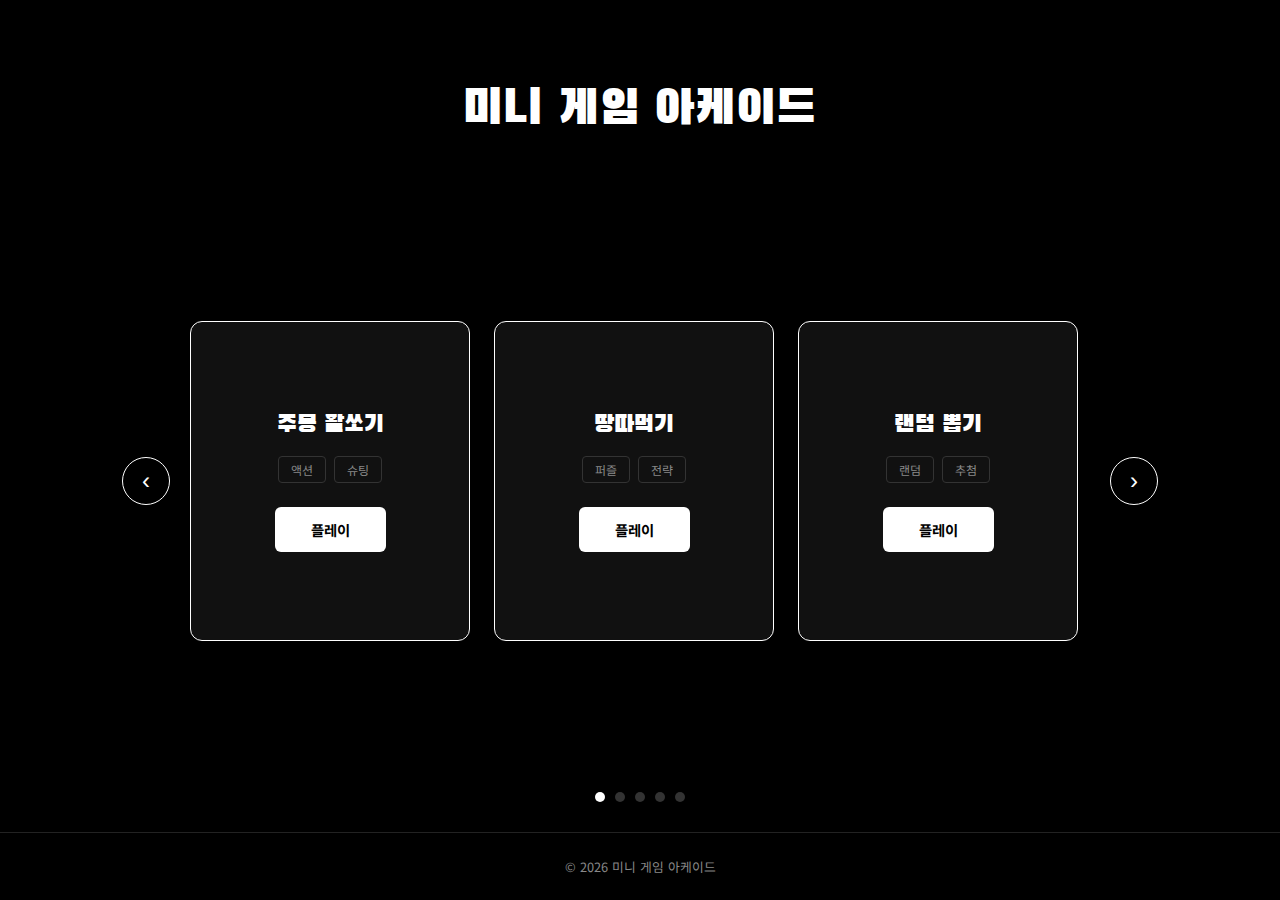
<file: index.html>
<!DOCTYPE html>
<html lang="ko">
<head>
    <meta charset="UTF-8">
    <meta name="viewport" content="width=device-width, initial-scale=1.0">
    <title>미니 게임 아케이드</title>
    <link rel="stylesheet" href="style.css?v=10">
    <link rel="preconnect" href="https://fonts.googleapis.com">
    <link rel="preconnect" href="https://fonts.gstatic.com" crossorigin>
    <link href="https://fonts.googleapis.com/css2?family=Black+Han+Sans&family=Noto+Sans+KR:wght@400;700&display=swap" rel="stylesheet">
</head>
<body>
    <header class="header">
        <h1 class="title">미니 게임 아케이드</h1>
    </header>

    <main class="slider-container">
        <button class="slider-btn prev-btn" onclick="slide(-1)">‹</button>
        
        <div class="slider-wrapper">
            <div class="slider-track">
                <a href="jumong/index.html" class="game-card">
                    <div class="card-content">
                        <h2 class="game-title">주몽 활쏘기</h2>
                        <div class="game-tags">
                            <span class="tag">액션</span>
                            <span class="tag">슈팅</span>
                        </div>
                        <div class="play-button">플레이</div>
                    </div>
                </a>

                <a href="ddang/index.html" class="game-card">
                    <div class="card-content">
                        <h2 class="game-title">땅따먹기</h2>
                        <div class="game-tags">
                            <span class="tag">퍼즐</span>
                            <span class="tag">전략</span>
                        </div>
                        <div class="play-button">플레이</div>
                    </div>
                </a>

                <a href="lottery/index.html" class="game-card">
                    <div class="card-content">
                        <h2 class="game-title">랜덤 뽑기</h2>
                        <div class="game-tags">
                            <span class="tag">랜덤</span>
                            <span class="tag">추첨</span>
                        </div>
                        <div class="play-button">플레이</div>
                    </div>
                </a>

                <a href="tetris/index.html" class="game-card">
                    <div class="card-content">
                        <h2 class="game-title">하연 게임</h2>
                        <div class="game-tags">
                            <span class="tag">퍼즐</span>
                            <span class="tag">클래식</span>
                        </div>
                        <div class="play-button">플레이</div>
                    </div>
                </a>

                <a href="sonic/index.html" class="game-card">
                    <div class="card-content">
                        <h2 class="game-title">소닉 러너</h2>
                        <div class="game-tags">
                            <span class="tag">러닝</span>
                            <span class="tag">모바일</span>
                        </div>
                        <div class="play-button">플레이</div>
                    </div>
                </a>

                <!-- 게임 추가 예시 (필요시 주석 해제) -->
                <!--
                <a href="#" class="game-card">
                    <div class="card-content">
                        <h2 class="game-title">새 게임 1</h2>
                        <div class="game-tags">
                            <span class="tag">장르</span>
                        </div>
                        <div class="play-button">플레이</div>
                    </div>
                </a>

                <a href="#" class="game-card">
                    <div class="card-content">
                        <h2 class="game-title">새 게임 2</h2>
                        <div class="game-tags">
                            <span class="tag">장르</span>
                        </div>
                        <div class="play-button">플레이</div>
                    </div>
                </a>

                <a href="#" class="game-card">
                    <div class="card-content">
                        <h2 class="game-title">새 게임 3</h2>
                        <div class="game-tags">
                            <span class="tag">장르</span>
                        </div>
                        <div class="play-button">플레이</div>
                    </div>
                </a>
                -->
            </div>
        </div>
        
        <button class="slider-btn next-btn" onclick="slide(1)">›</button>
    </main>

    <div class="slider-dots"></div>

    <footer class="footer">
        <p>© 2026 미니 게임 아케이드</p>
    </footer>

    <script>
        const track = document.querySelector('.slider-track');
        const originalCards = Array.from(document.querySelectorAll('.game-card'));
        const dotsContainer = document.querySelector('.slider-dots');
        const prevBtn = document.querySelector('.prev-btn');
        const nextBtn = document.querySelector('.next-btn');
        const totalCards = originalCards.length;
        
        let currentIndex = 0;
        let isTransitioning = false;
        
        // 도트 생성
        function createDots() {
            dotsContainer.innerHTML = '';
            for (let i = 0; i < totalCards; i++) {
                const dot = document.createElement('span');
                dot.className = 'dot' + (i === 0 ? ' active' : '');
                dot.onclick = () => goToSlide(i);
                dotsContainer.appendChild(dot);
            }
        }
        
        // 카드 너비와 gap 계산
        function getCardWidth() {
            const firstCard = track.querySelector('.game-card');
            if (!firstCard) return 300;
            const trackStyle = window.getComputedStyle(track);
            const gap = parseFloat(trackStyle.gap) || 24;
            return firstCard.offsetWidth + gap;
        }
        
        // 슬라이드 위치 업데이트
        function updateSliderPosition(animate = true) {
            const cardWidth = getCardWidth();
            if (animate) {
                track.style.transition = 'transform 0.4s ease-in-out';
            } else {
                track.style.transition = 'none';
            }
            track.style.transform = `translateX(-${currentIndex * cardWidth}px)`;
        }
        
        // 슬라이드 이동
        function slide(direction) {
            if (isTransitioning) return;
            isTransitioning = true;
            
            currentIndex += direction;
            
            // 경계 처리
            if (currentIndex < 0) {
                currentIndex = totalCards - 1;
            } else if (currentIndex >= totalCards) {
                currentIndex = 0;
            }
            
            updateSliderPosition(true);
            updateDots();
            
            setTimeout(() => {
                isTransitioning = false;
            }, 400);
        }
        
        // 특정 슬라이드로 이동
        function goToSlide(index) {
            if (isTransitioning || index === currentIndex) return;
            isTransitioning = true;
            
            currentIndex = index;
            updateSliderPosition(true);
            updateDots();
            
            setTimeout(() => {
                isTransitioning = false;
            }, 400);
        }
        
        // 도트 업데이트
        function updateDots() {
            const dots = document.querySelectorAll('.dot');
            dots.forEach((dot, i) => {
                dot.classList.toggle('active', i === currentIndex);
            });
        }
        
        // 초기화
        if (totalCards > 0) {
            createDots();
            updateSliderPosition(false);
        }
        
        // 리사이즈 대응
        let resizeTimeout;
        window.addEventListener('resize', () => {
            clearTimeout(resizeTimeout);
            resizeTimeout = setTimeout(() => {
                updateSliderPosition(false);
            }, 100);
        });
    </script>
</body>
</html>
</file>
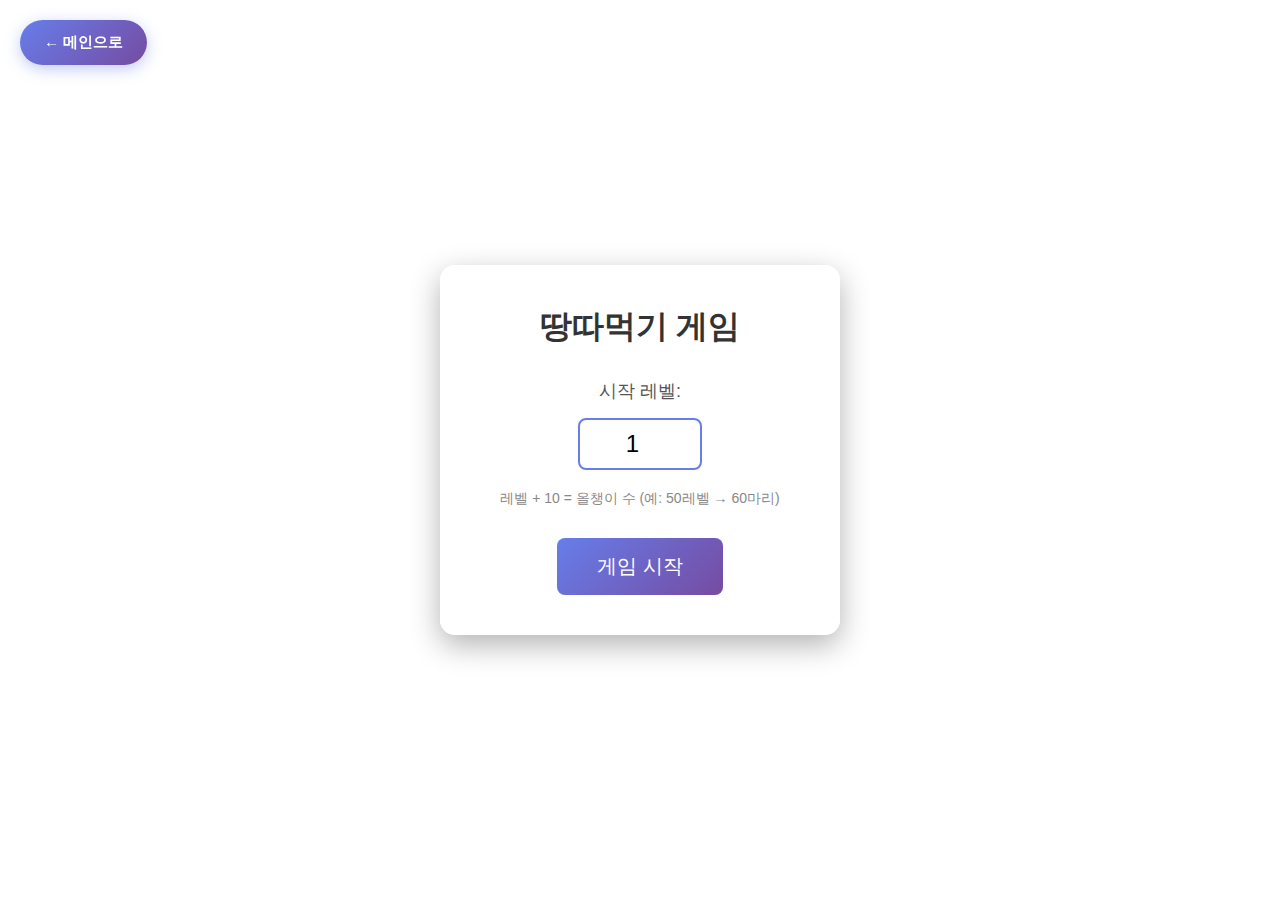
<file: ddang/index.html>
<!DOCTYPE html>
<html lang="ko">
<head>
    <meta charset="UTF-8">
    <meta name="viewport" content="width=device-width, initial-scale=1.0">
    <title>땅따먹기 게임</title>
    <style>
        html, body {
            margin: 0;
            padding: 0;
            overflow: hidden;
            height: 100%;
        }
        body {
            display: flex;
            flex-direction: column;
            align-items: center;
            justify-content: center;
            background: #ffffff;
            font-family: 'Arial', sans-serif;
        }
        
        /* 뒤로가기 버튼 */
        .back-button {
            position: fixed;
            top: 20px;
            left: 20px;
            background: linear-gradient(135deg, #667eea 0%, #764ba2 100%);
            color: white;
            text-decoration: none;
            padding: 12px 24px;
            border-radius: 30px;
            font-weight: bold;
            font-size: 0.95rem;
            box-shadow: 0 4px 15px rgba(102, 126, 234, 0.4);
            transition: transform 0.2s, box-shadow 0.2s;
            z-index: 2000;
        }
        
        .back-button:hover {
            transform: translateY(-2px);
            box-shadow: 0 6px 20px rgba(102, 126, 234, 0.5);
        }
        
        #gameCanvas {
            border: 3px solid #fff;
            border-radius: 10px;
            box-shadow: 0 10px 30px rgba(0,0,0,0.3);
            background: #f0f0f0;
        }
        #info {
            margin-top: 20px;
            color: #000000;
            font-size: 18px;
            text-align: center;
        }
        #controls {
            margin-top: 10px;
            color: #000000;
            font-size: 14px;
            text-align: center;
        }
        
        /* 시작 화면 스타일 */
        #startScreen {
            background: rgba(255, 255, 255, 0.95);
            padding: 40px 60px;
            border-radius: 15px;
            box-shadow: 0 10px 30px rgba(0,0,0,0.3);
            text-align: center;
        }
        #startScreen h1 {
            margin: 0 0 30px 0;
            color: #333;
            font-size: 32px;
        }
        .start-content {
            display: flex;
            flex-direction: column;
            align-items: center;
            gap: 15px;
        }
        .start-content label {
            font-size: 18px;
            color: #555;
        }
        #levelInput {
            width: 100px;
            padding: 10px;
            font-size: 24px;
            text-align: center;
            border: 2px solid #667eea;
            border-radius: 8px;
            outline: none;
        }
        #levelInput:focus {
            border-color: #764ba2;
        }
        .hint {
            margin: 5px 0;
            font-size: 14px;
            color: #888;
        }
        #startBtn {
            margin-top: 10px;
            padding: 15px 40px;
            font-size: 20px;
            background: linear-gradient(135deg, #667eea 0%, #764ba2 100%);
            color: white;
            border: none;
            border-radius: 8px;
            cursor: pointer;
            transition: transform 0.2s, box-shadow 0.2s;
        }
        #startBtn:hover {
            transform: translateY(-2px);
            box-shadow: 0 5px 15px rgba(0,0,0,0.3);
        }
    </style>
</head>
<body>
    <a href="../index.html" class="back-button">← 메인으로</a>
    
    <!-- 시작 화면 -->
    <div id="startScreen">
        <h1>땅따먹기 게임</h1>
        <div class="start-content">
            <label for="levelInput">시작 레벨:</label>
            <input type="number" id="levelInput" value="1" min="1" max="100">
            <p class="hint">레벨 + 10 = 올챙이 수 (예: 50레벨 → 60마리)</p>
            <button id="startBtn">게임 시작</button>
        </div>
    </div>
    
    <!-- 게임 화면 -->
    <div id="gameScreen" style="display: none;">
        <canvas id="gameCanvas" width="800" height="600"></canvas>
        <div id="info">
            <div>레벨: <span id="level">1</span></div>
            <div>영역 차지: <span id="coverage">0</span>%</div>
            <div id="gameStatus"></div>
        </div>
        <div id="controls">
            방향키 또는 WASD로 이동
        </div>
    </div>
    <script src="game.js"></script>
</body>
</html>
</file>
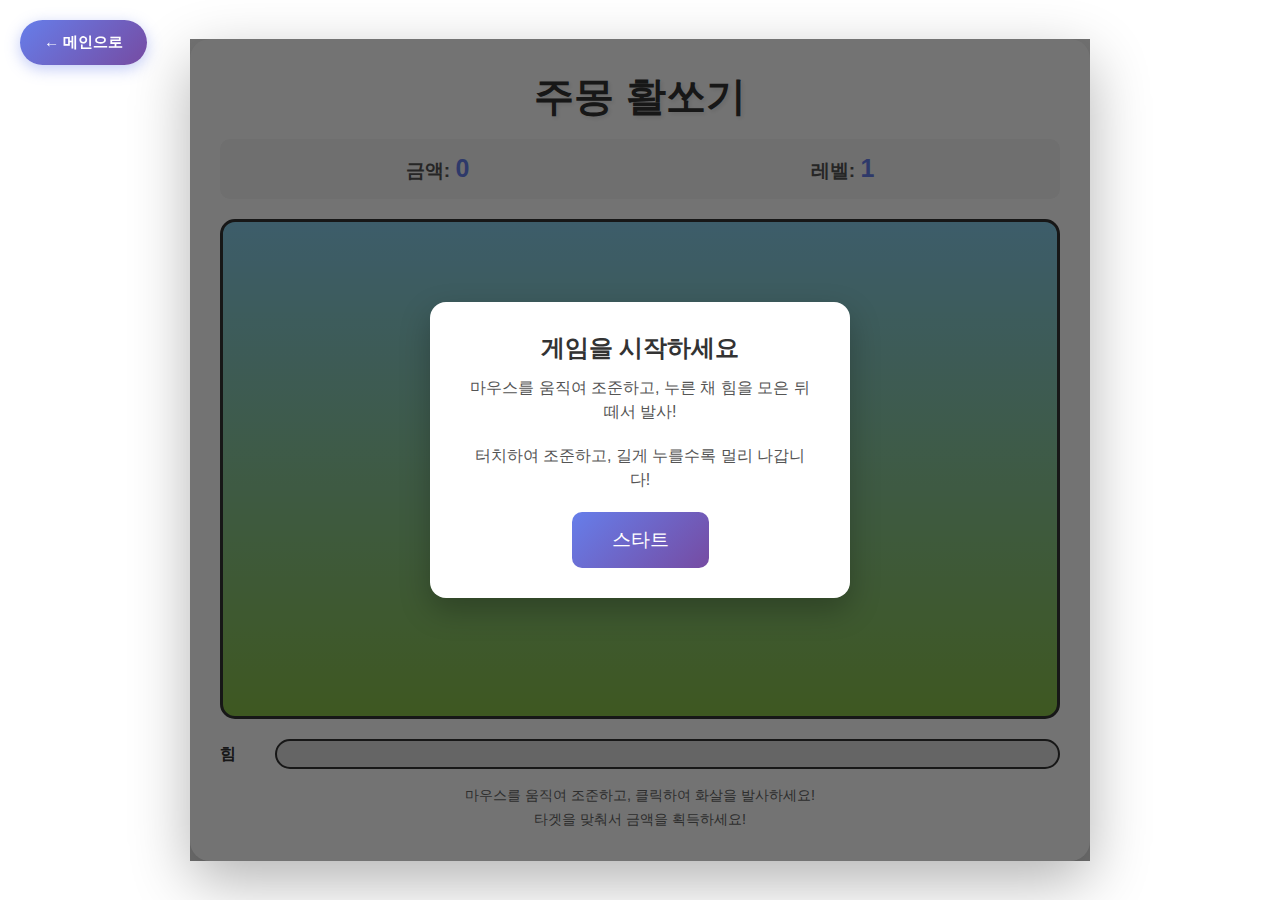
<file: jumong/index.html>
<!DOCTYPE html>
<html lang="ko">
<head>
    <meta charset="UTF-8">
    <meta name="viewport" content="width=device-width, initial-scale=1.0">
    <title>주몽 활쏘기</title>
    <link rel="icon" type="image/svg+xml" href="favicon.svg">
    <link rel="alternate icon" href="favicon.svg">
    <link rel="shortcut icon" href="favicon.svg">
    <link rel="stylesheet" href="style.css">
</head>
<body>
    <a href="../index.html" class="back-button">← 메인으로</a>
    
    <div class="game-container">
        <div class="header">
            <h1>주몽 활쏘기</h1>
            <div class="score-board">
                <div class="score">금액: <span id="score">0</span></div>
                <div class="level">레벨: <span id="level">1</span></div>
            </div>
        </div>
        
        <div class="start-overlay" id="startOverlay">
            <div class="start-card">
                <h2>게임을 시작하세요</h2>
                <p class="pc-instructions">마우스를 움직여 조준하고, 누른 채 힘을 모은 뒤 떼서 발사!</p>
                <p class="mobile-instructions">터치하여 조준하고, 길게 누를수록 멀리 나갑니다!</p>
                <button id="startBtn">스타트</button>
            </div>
        </div>

        <div class="game-area" id="gameArea">
            <canvas id="gameCanvas"></canvas>
            <div class="crosshair" id="crosshair"></div>
        </div>
        
        <div class="controls">
            <div class="power-meter">
                <div class="power-label">힘</div>
                <div class="power-bar-container">
                    <div class="power-bar" id="powerBar"></div>
                </div>
            </div>
            <div class="instructions">
                <p>마우스를 움직여 조준하고, 클릭하여 화살을 발사하세요!</p>
                <p>타겟을 맞춰서 금액을 획득하세요!</p>
            </div>
        </div>
        
        <div class="shop-overlay" id="shopOverlay">
            <div class="shop-card">
                <h2>아이템 상점</h2>
                <p class="shop-score">보유 금액: <span id="shopScore">0</span></p>
                <div class="shop-items" id="shopItems">
                    <!-- 아이템들이 여기에 동적으로 추가됩니다 -->
                </div>
                <button id="nextLevelBtn">다음 레벨로 진행</button>
            </div>
        </div>
        
        <div class="game-over" id="gameOver">
            <h2>게임 종료!</h2>
                <p>최종 금액: <span id="finalScore">0</span></p>
            <button id="restartBtn">다시 시작</button>
        </div>
    </div>
    
    <script src="game.js"></script>
</body>
</html>
</file>
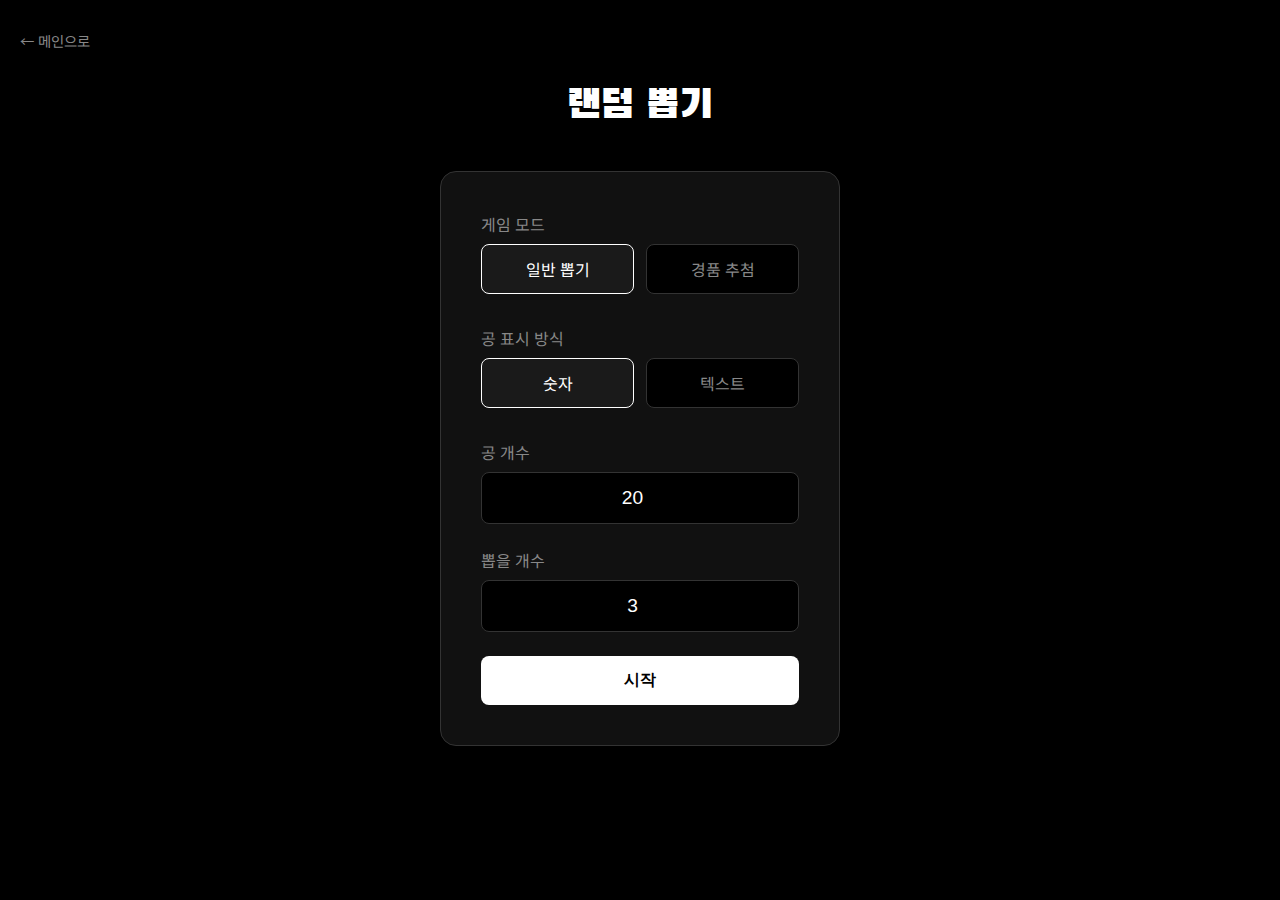
<file: lottery/index.html>
<!DOCTYPE html>
<html lang="ko">
<head>
    <meta charset="UTF-8">
    <meta name="viewport" content="width=device-width, initial-scale=1.0">
    <title>랜덤 뽑기</title>
    <link rel="stylesheet" href="style.css?v=5">
    <link rel="preconnect" href="https://fonts.googleapis.com">
    <link rel="preconnect" href="https://fonts.gstatic.com" crossorigin>
    <link href="https://fonts.googleapis.com/css2?family=Black+Han+Sans&family=Noto+Sans+KR:wght@400;700&display=swap" rel="stylesheet">
</head>
<body>
    <a href="../index.html" class="back-button">← 메인으로</a>
    
    <div class="container">
        <h1 class="title">랜덤 뽑기</h1>
        
        <!-- 설정 화면 -->
        <div id="setup-screen" class="screen">
            <div class="setup-form">
                <!-- 게임 모드 선택 -->
                <div class="input-group">
                    <label>게임 모드</label>
                    <div class="mode-selector">
                        <label class="mode-option">
                            <input type="radio" name="game-mode" value="normal" checked>
                            <span class="mode-label">일반 뽑기</span>
                        </label>
                        <label class="mode-option">
                            <input type="radio" name="game-mode" value="prize">
                            <span class="mode-label">경품 추첨</span>
                        </label>
                    </div>
                </div>
                
                <!-- 일반 뽑기 설정 -->
                <div id="normal-mode-settings">
                    <!-- 공 표시 방식 -->
                    <div class="input-group">
                        <label>공 표시 방식</label>
                        <div class="mode-selector">
                            <label class="mode-option">
                                <input type="radio" name="ball-mode" value="number" checked>
                                <span class="mode-label">숫자</span>
                            </label>
                            <label class="mode-option">
                                <input type="radio" name="ball-mode" value="text">
                                <span class="mode-label">텍스트</span>
                            </label>
                        </div>
                    </div>
                    
                    <!-- 숫자 모드 설정 -->
                    <div id="number-mode-settings">
                        <div class="input-group">
                            <label for="ball-count">공 개수</label>
                            <input type="number" id="ball-count" min="2" max="100" value="20" placeholder="2~100">
                        </div>
                    </div>
                    
                    <!-- 텍스트 모드 설정 -->
                    <div id="text-mode-settings" class="hidden">
                        <div class="input-group">
                            <label for="text-input">텍스트 입력 <span class="hint">(줄바꿈으로 구분)</span></label>
                            <textarea id="text-input" placeholder="철수&#10;영희&#10;민수&#10;지영&#10;..."></textarea>
                        </div>
                    </div>
                    
                    <div class="input-group">
                        <label for="pick-count">뽑을 개수</label>
                        <input type="number" id="pick-count" min="1" max="50" value="3" placeholder="1~50">
                    </div>
                </div>
                
                <!-- 경품 추첨 설정 -->
                <div id="prize-mode-settings" class="hidden">
                    <div class="input-group">
                        <label for="prize-input">경품 목록 <span class="hint">(줄바꿈으로 구분)</span></label>
                        <textarea id="prize-input" placeholder="배민 상품권&#10;스타벅스 커피&#10;반반차&#10;1시간 조퇴&#10;30분 이용권"></textarea>
                    </div>
                    
                    <div class="input-group">
                        <label>참여자 입력 방식</label>
                        <div class="mode-selector">
                            <label class="mode-option">
                                <input type="radio" name="participant-mode" value="number" checked>
                                <span class="mode-label">숫자</span>
                            </label>
                            <label class="mode-option">
                                <input type="radio" name="participant-mode" value="text">
                                <span class="mode-label">이름</span>
                            </label>
                        </div>
                    </div>
                    
                    <div id="participant-number-settings">
                        <div class="input-group">
                            <label for="participant-count">참여자 수</label>
                            <input type="number" id="participant-count" min="2" max="100" value="20" placeholder="2~100">
                        </div>
                    </div>
                    
                    <div id="participant-text-settings" class="hidden">
                        <div class="input-group">
                            <label for="participant-input">참여자 목록 <span class="hint">(줄바꿈으로 구분)</span></label>
                            <textarea id="participant-input" placeholder="김철수&#10;이영희&#10;박민수&#10;..."></textarea>
                        </div>
                    </div>
                </div>
                
                <button id="start-btn" class="btn primary">시작</button>
            </div>
        </div>
        
        <!-- 게임 화면 -->
        <div id="game-screen" class="screen hidden">
            <div class="game-info">
                <span id="remaining-picks">남은 뽑기: 3</span>
            </div>
            
            <div id="ball-box" class="ball-box">
                <!-- 공들이 여기에 생성됨 -->
            </div>
            
            <div class="controls">
                <button id="pick-btn" class="btn primary">뽑기</button>
                <button id="reset-btn" class="btn secondary">다시하기</button>
            </div>
            
            <div class="result-section">
                <h2 id="result-title">뽑힌 공</h2>
                <div id="result-area" class="result-area">
                    <!-- 뽑힌 공들이 여기에 표시됨 -->
                </div>
            </div>
        </div>
    </div>
    
    <!-- 경품 발표 팝업 -->
    <div id="prize-popup" class="popup-overlay hidden">
        <div class="popup-content">
            <div class="popup-icon">🎁</div>
            <div class="popup-title">이번 당첨은</div>
            <div id="prize-name" class="popup-prize"></div>
            <div class="popup-subtitle">입니다!</div>
            <button id="popup-confirm-btn" class="btn primary">당첨자 뽑기</button>
        </div>
    </div>
    
    <script src="game.js?v=6"></script>
</body>
</html>
</file>
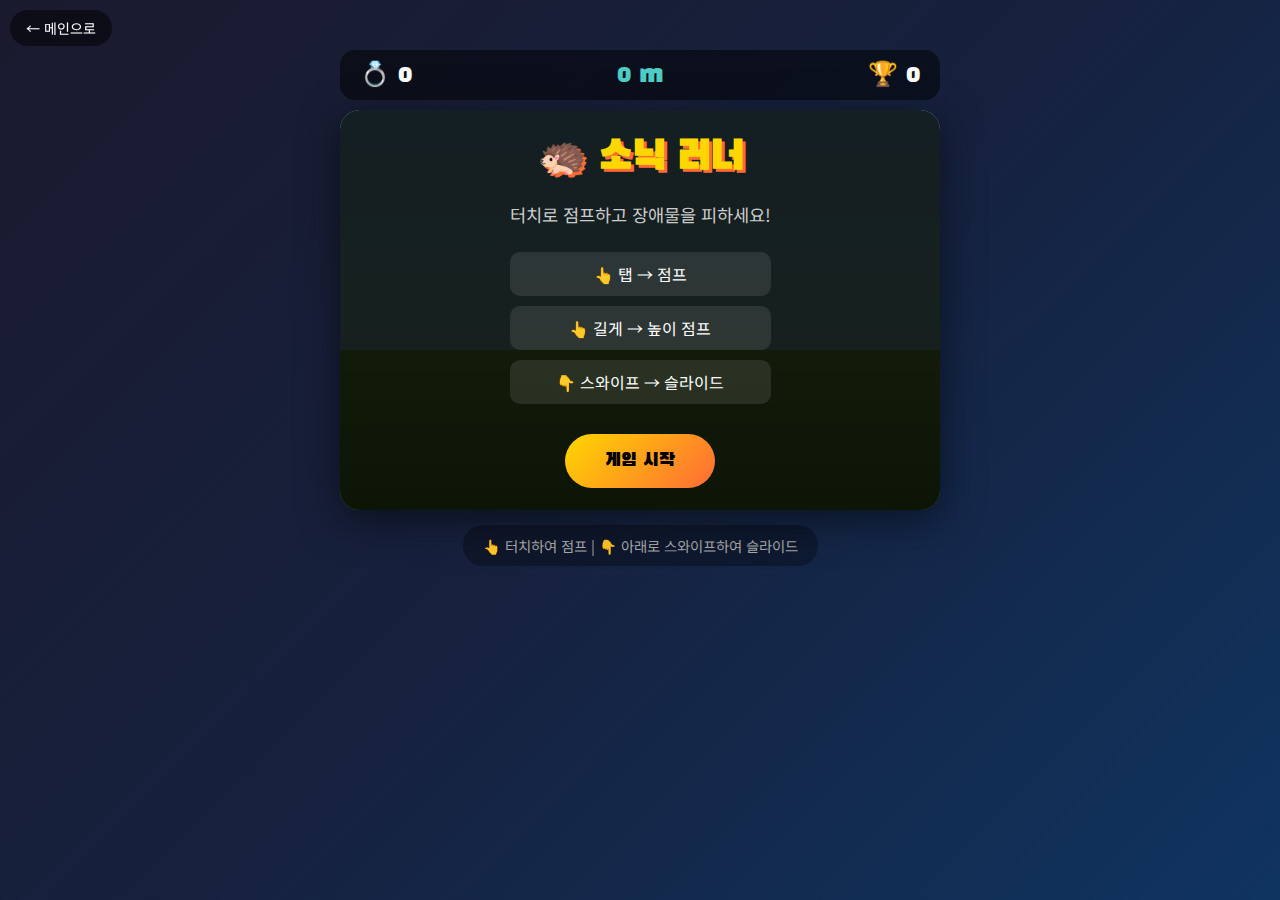
<file: sonic/index.html>
<!DOCTYPE html>
<html lang="ko">
<head>
    <meta charset="UTF-8">
    <meta name="viewport" content="width=device-width, initial-scale=1.0, user-scalable=no">
    <title>소닉 러너</title>
    <link rel="stylesheet" href="style.css?v=1">
    <link rel="preconnect" href="https://fonts.googleapis.com">
    <link rel="preconnect" href="https://fonts.gstatic.com" crossorigin>
    <link href="https://fonts.googleapis.com/css2?family=Black+Han+Sans&family=Noto+Sans+KR:wght@400;700&display=swap" rel="stylesheet">
</head>
<body>
    <a href="../index.html" class="back-button">← 메인으로</a>
    
    <div class="container">
        <div class="game-header">
            <div class="score-display">
                <span class="ring-icon">💍</span>
                <span id="rings">0</span>
            </div>
            <div class="distance-display">
                <span id="distance">0</span>m
            </div>
            <div class="score-display">
                <span>🏆</span>
                <span id="score">0</span>
            </div>
        </div>
        
        <div class="game-area" id="gameArea">
            <canvas id="gameCanvas"></canvas>
            
            <!-- 시작 화면 -->
            <div id="startOverlay" class="overlay">
                <div class="overlay-content">
                    <h1 class="game-title">🦔 소닉 러너</h1>
                    <p class="instruction">터치로 점프하고 장애물을 피하세요!</p>
                    <div class="controls-guide">
                        <div class="control-item">👆 탭 → 점프</div>
                        <div class="control-item">👆 길게 → 높이 점프</div>
                        <div class="control-item">👇 스와이프 → 슬라이드</div>
                    </div>
                    <button id="startBtn" class="btn primary">게임 시작</button>
                </div>
            </div>
            
            <!-- 게임 오버 화면 -->
            <div id="gameOverOverlay" class="overlay hidden">
                <div class="overlay-content">
                    <h2>💥 게임 오버</h2>
                    <div class="final-stats">
                        <p>거리: <span id="finalDistance">0</span>m</p>
                        <p>링: <span id="finalRings">0</span>개</p>
                        <p class="final-score">최종 점수: <span id="finalScore">0</span></p>
                    </div>
                    <button id="restartBtn" class="btn primary">다시 하기</button>
                </div>
            </div>
        </div>
        
        <!-- 모바일 조작 힌트 -->
        <div class="touch-hint">
            <span>👆 터치하여 점프 | 👇 아래로 스와이프하여 슬라이드</span>
        </div>
    </div>
    
    <script src="game.js?v=1"></script>
</body>
</html>
</file>
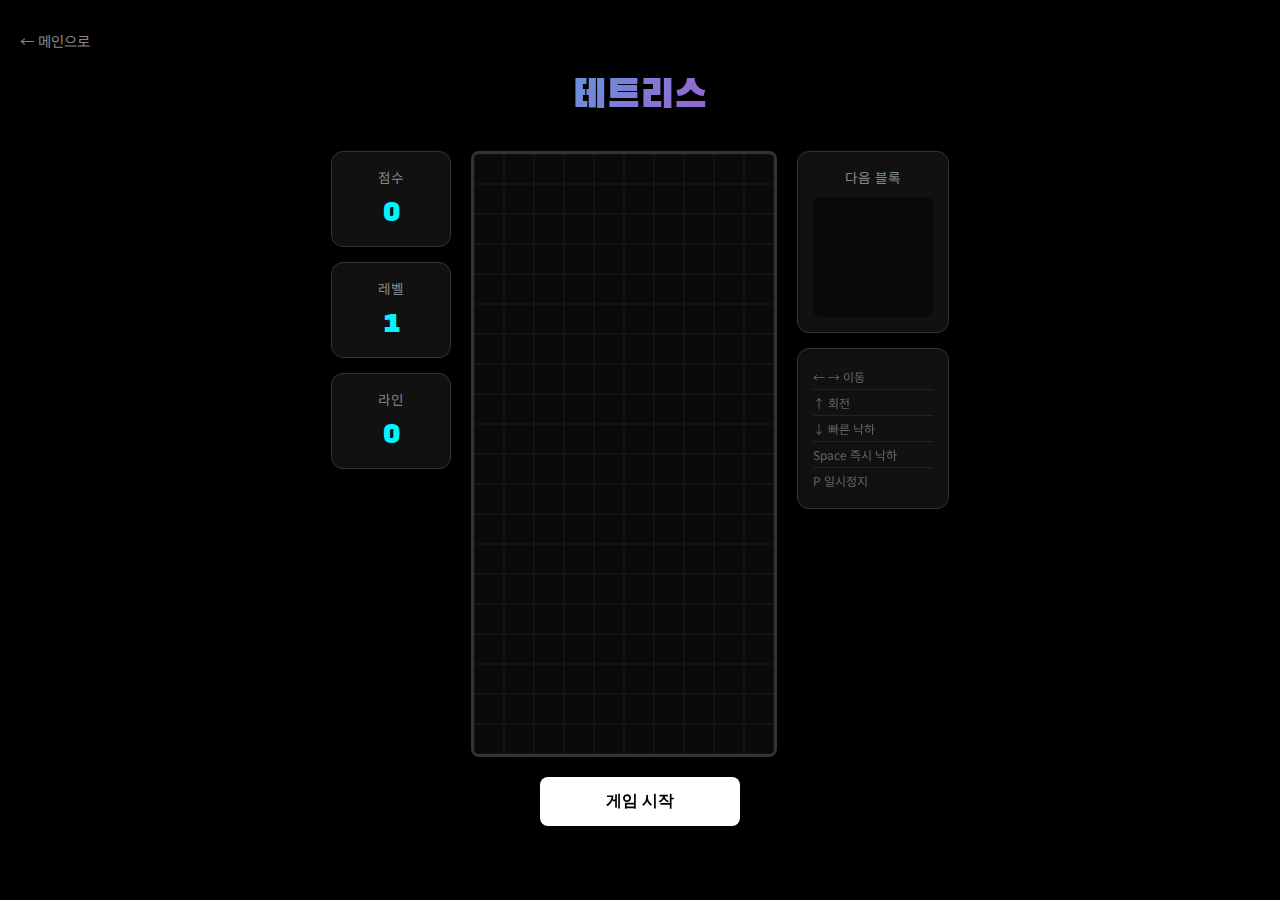
<file: tetris/index.html>
<!DOCTYPE html>
<html lang="ko">
<head>
    <meta charset="UTF-8">
    <meta name="viewport" content="width=device-width, initial-scale=1.0">
    <title>테트리스</title>
    <link rel="stylesheet" href="style.css?v=1">
    <link rel="preconnect" href="https://fonts.googleapis.com">
    <link rel="preconnect" href="https://fonts.gstatic.com" crossorigin>
    <link href="https://fonts.googleapis.com/css2?family=Black+Han+Sans&family=Noto+Sans+KR:wght@400;700&display=swap" rel="stylesheet">
</head>
<body>
    <a href="../index.html" class="back-button">← 메인으로</a>
    
    <div class="container">
        <h1 class="title">테트리스</h1>
        
        <div class="game-wrapper">
            <!-- 게임 정보 -->
            <div class="side-panel left-panel">
                <div class="info-box">
                    <div class="info-label">점수</div>
                    <div id="score" class="info-value">0</div>
                </div>
                <div class="info-box">
                    <div class="info-label">레벨</div>
                    <div id="level" class="info-value">1</div>
                </div>
                <div class="info-box">
                    <div class="info-label">라인</div>
                    <div id="lines" class="info-value">0</div>
                </div>
            </div>
            
            <!-- 게임 보드 -->
            <div class="game-area">
                <canvas id="game-board" width="300" height="600"></canvas>
                <div id="game-over-overlay" class="overlay hidden">
                    <div class="overlay-content">
                        <h2>게임 오버</h2>
                        <p>최종 점수: <span id="final-score">0</span></p>
                        <button id="restart-btn" class="btn primary">다시하기</button>
                    </div>
                </div>
                <div id="pause-overlay" class="overlay hidden">
                    <div class="overlay-content">
                        <h2>일시정지</h2>
                        <p>P 키로 계속하기</p>
                    </div>
                </div>
            </div>
            
            <!-- 다음 블록 미리보기 -->
            <div class="side-panel right-panel">
                <div class="info-box">
                    <div class="info-label">다음 블록</div>
                    <canvas id="next-block" width="120" height="120"></canvas>
                </div>
                <div class="controls-info">
                    <div class="control-item">← → 이동</div>
                    <div class="control-item">↑ 회전</div>
                    <div class="control-item">↓ 빠른 낙하</div>
                    <div class="control-item">Space 즉시 낙하</div>
                    <div class="control-item">P 일시정지</div>
                </div>
            </div>
        </div>
        
        <!-- 모바일 컨트롤 -->
        <div class="mobile-controls">
            <button id="btn-left" class="control-btn">◀</button>
            <button id="btn-rotate" class="control-btn">↻</button>
            <button id="btn-down" class="control-btn">▼</button>
            <button id="btn-right" class="control-btn">▶</button>
            <button id="btn-drop" class="control-btn drop">⬇</button>
        </div>
        
        <button id="start-btn" class="btn primary start-btn">게임 시작</button>
    </div>
    
    <script src="game.js?v=1"></script>
</body>
</html>
</file>
<file: jumong/style.css>
* {
    margin: 0;
    padding: 0;
    box-sizing: border-box;
}

body {
    font-family: 'Arial', sans-serif;
    background: white;
    min-height: 100vh;
    display: flex;
    justify-content: center;
    align-items: center;
    padding: 20px;
}

/* 뒤로가기 버튼 */
.back-button {
    position: fixed;
    top: 20px;
    left: 20px;
    background: linear-gradient(135deg, #667eea 0%, #764ba2 100%);
    color: white;
    text-decoration: none;
    padding: 12px 24px;
    border-radius: 30px;
    font-weight: bold;
    font-size: 0.95rem;
    box-shadow: 0 4px 15px rgba(102, 126, 234, 0.4);
    transition: transform 0.2s, box-shadow 0.2s;
    z-index: 2000;
}

.back-button:hover {
    transform: translateY(-2px);
    box-shadow: 0 6px 20px rgba(102, 126, 234, 0.5);
}

.game-container {
    position: relative;
    background: white;
    border-radius: 20px;
    box-shadow: 0 20px 60px rgba(0, 0, 0, 0.3);
    padding: 30px;
    max-width: 900px;
    width: 100%;
}

.start-overlay {
    position: absolute;
    inset: 0;
    background: rgba(0, 0, 0, 0.55);
    display: flex;
    align-items: center;
    justify-content: center;
    z-index: 900;
}

.start-overlay.hide {
    display: none;
}

.start-card {
    background: #fff;
    padding: 30px 40px;
    border-radius: 16px;
    box-shadow: 0 12px 30px rgba(0, 0, 0, 0.25);
    text-align: center;
    max-width: 420px;
}

.start-card h2 {
    margin-bottom: 12px;
    color: #333;
}

.start-card p {
    color: #555;
    margin-bottom: 20px;
    line-height: 1.5;
}

.header {
    text-align: center;
    margin-bottom: 20px;
}

.header h1 {
    color: #333;
    font-size: 2.5em;
    margin-bottom: 15px;
    text-shadow: 2px 2px 4px rgba(0, 0, 0, 0.1);
}

.score-board {
    display: flex;
    justify-content: space-around;
    background: #f5f5f5;
    padding: 15px;
    border-radius: 10px;
    font-size: 1.2em;
    font-weight: bold;
}

.score-board > div {
    color: #555;
}

.score-board span {
    color: #667eea;
    font-size: 1.3em;
}

.score-board .lives span {
    color: #F44336;
    font-size: 1.3em;
}

.game-area {
    position: relative;
    width: 100%;
    height: 500px;
    background: linear-gradient(to bottom, #87CEEB 0%, #8BC34A 100%);
    border-radius: 15px;
    overflow: hidden;
    border: 3px solid #333;
    margin-bottom: 20px;
}

#gameCanvas {
    width: 100%;
    height: 100%;
    display: block;
    cursor: crosshair;
}

.crosshair {
    position: absolute;
    width: 30px;
    height: 30px;
    border: 2px solid rgba(255, 255, 255, 0.8);
    border-radius: 50%;
    pointer-events: none;
    transform: translate(-50%, -50%);
    display: none;
}

.crosshair::before,
.crosshair::after {
    content: '';
    position: absolute;
    background: rgba(255, 255, 255, 0.8);
}

.crosshair::before {
    width: 2px;
    height: 100%;
    left: 50%;
    transform: translateX(-50%);
}

.crosshair::after {
    height: 2px;
    width: 100%;
    top: 50%;
    transform: translateY(-50%);
}

.controls {
    display: flex;
    flex-direction: column;
    gap: 15px;
}

.power-meter {
    display: flex;
    align-items: center;
    gap: 15px;
}

.power-label {
    font-weight: bold;
    color: #333;
    min-width: 40px;
}

.power-bar-container {
    flex: 1;
    height: 30px;
    background: #e0e0e0;
    border-radius: 15px;
    overflow: hidden;
    border: 2px solid #333;
}

.power-bar {
    height: 100%;
    background: linear-gradient(90deg, #4CAF50 0%, #FFC107 50%, #F44336 100%);
    width: 0%;
    transition: width 0.1s linear;
    border-radius: 15px;
}

.instructions {
    text-align: center;
    color: #666;
    font-size: 0.9em;
    line-height: 1.6;
}

.game-over {
    position: fixed;
    top: 50%;
    left: 50%;
    transform: translate(-50%, -50%);
    background: white;
    padding: 40px;
    border-radius: 20px;
    box-shadow: 0 10px 40px rgba(0, 0, 0, 0.3);
    text-align: center;
    display: none;
    z-index: 1000;
}

.game-over.show {
    display: block;
}

.game-over h2 {
    color: #333;
    margin-bottom: 20px;
    font-size: 2em;
}

.game-over p {
    color: #666;
    font-size: 1.3em;
    margin-bottom: 30px;
}

#finalScore {
    color: #667eea;
    font-weight: bold;
    font-size: 1.5em;
}

#startBtn,
#restartBtn {
    background: linear-gradient(135deg, #667eea 0%, #764ba2 100%);
    color: white;
    border: none;
    padding: 15px 40px;
    font-size: 1.2em;
    border-radius: 10px;
    cursor: pointer;
    transition: transform 0.2s, box-shadow 0.2s;
}

#startBtn:hover,
#restartBtn:hover {
    transform: translateY(-2px);
    box-shadow: 0 5px 15px rgba(102, 126, 234, 0.4);
}

#startBtn:active,
#restartBtn:active {
    transform: translateY(0);
}

/* 레벨 클리어 다이얼로그 */
.level-complete {
    position: fixed;
    top: 0;
    left: 0;
    width: 100%;
    height: 100%;
    background: rgba(0, 0, 0, 0.7);
    display: none;
    justify-content: center;
    align-items: center;
    z-index: 1001;
}

.level-complete.show {
    display: flex;
}

.level-complete-card {
    background: white;
    padding: 40px;
    border-radius: 20px;
    box-shadow: 0 10px 40px rgba(0, 0, 0, 0.3);
    text-align: center;
    max-width: 500px;
}

.level-complete-card h2 {
    color: #667eea;
    margin-bottom: 20px;
    font-size: 2em;
}

.level-complete-card p {
    color: #666;
    font-size: 1.2em;
    margin-bottom: 15px;
}

.button-group {
    display: flex;
    gap: 15px;
    justify-content: center;
    margin-top: 30px;
}

.button-group button {
    background: linear-gradient(135deg, #667eea 0%, #764ba2 100%);
    color: white;
    border: none;
    padding: 15px 30px;
    font-size: 1.1em;
    border-radius: 10px;
    cursor: pointer;
    transition: transform 0.2s, box-shadow 0.2s;
}

.button-group button:hover {
    transform: translateY(-2px);
    box-shadow: 0 5px 15px rgba(102, 126, 234, 0.4);
}

.button-group button:active {
    transform: translateY(0);
}

/* 상점 */
.shop-overlay {
    position: fixed;
    top: 0;
    left: 0;
    width: 100%;
    height: 100%;
    background: rgba(0, 0, 0, 0.7);
    display: none;
    justify-content: center;
    align-items: center;
    z-index: 1002;
    overflow: hidden;
    padding: 20px;
}

.shop-overlay.show {
    display: flex;
}

.shop-card {
    background: white;
    padding: 20px;
    border-radius: 15px;
    box-shadow: 0 10px 40px rgba(0, 0, 0, 0.3);
    max-width: 550px;
    width: 100%;
    overflow: hidden;
    display: flex;
    flex-direction: column;
}

.shop-card h2 {
    color: #333;
    margin-bottom: 10px;
    text-align: center;
    font-size: 1.5em;
}

.shop-score {
    text-align: center;
    font-size: 1em;
    font-weight: bold;
    color: #667eea;
    margin-bottom: 15px;
}

.shop-items {
    display: flex;
    flex-direction: column;
    gap: 8px;
    margin-bottom: 15px;
    overflow: visible;
}

.shop-item {
    border: 2px solid #e0e0e0;
    border-radius: 10px;
    padding: 10px 12px;
    display: flex;
    justify-content: space-between;
    align-items: center;
    transition: border-color 0.2s;
}

.shop-item:hover {
    border-color: #667eea;
}

.item-info {
    flex: 1;
}

.item-info h3 {
    color: #333;
    margin-bottom: 3px;
    font-size: 1em;
}

.item-info p {
    color: #666;
    margin: 2px 0;
    font-size: 0.8em;
    line-height: 1.3;
}

.item-info .owned {
    color: #4CAF50;
    font-weight: bold;
}

.item-price {
    display: flex;
    flex-direction: column;
    align-items: flex-end;
    gap: 6px;
    min-width: 100px;
}

.item-price .price {
    font-size: 1em;
    font-weight: bold;
    color: #667eea;
}

.item-price .owned-price {
    font-size: 0.9em;
    font-weight: bold;
    color: #4CAF50;
}

.buy-btn {
    background: linear-gradient(135deg, #667eea 0%, #764ba2 100%);
    color: white;
    border: none;
    padding: 6px 16px;
    font-size: 0.85em;
    border-radius: 6px;
    cursor: pointer;
    transition: transform 0.2s, box-shadow 0.2s;
}

.buy-btn:hover:not(:disabled) {
    transform: translateY(-2px);
    box-shadow: 0 5px 15px rgba(102, 126, 234, 0.4);
}

.buy-btn:disabled {
    background: #ccc;
    cursor: not-allowed;
    opacity: 0.6;
}

#nextLevelBtn {
    width: 100%;
    background: linear-gradient(135deg, #4CAF50 0%, #45a049 100%);
    color: white;
    border: none;
    padding: 10px;
    font-size: 0.95em;
    border-radius: 10px;
    cursor: pointer;
    transition: transform 0.2s, box-shadow 0.2s;
    margin-top: 10px;
}

#nextLevelBtn:hover {
    transform: translateY(-2px);
    box-shadow: 0 5px 15px rgba(76, 175, 80, 0.4);
}
</file>
<file: sonic/style.css>
* {
    margin: 0;
    padding: 0;
    box-sizing: border-box;
}

body {
    font-family: 'Noto Sans KR', sans-serif;
    background: linear-gradient(135deg, #1a1a2e 0%, #16213e 50%, #0f3460 100%);
    min-height: 100vh;
    color: #fff;
    overflow: hidden;
    touch-action: none;
    user-select: none;
    -webkit-user-select: none;
}

.back-button {
    position: fixed;
    top: 10px;
    left: 10px;
    color: #fff;
    text-decoration: none;
    padding: 8px 16px;
    background: rgba(0, 0, 0, 0.5);
    border-radius: 20px;
    font-size: 14px;
    z-index: 1000;
    transition: background 0.3s;
}

.back-button:hover {
    background: rgba(0, 0, 0, 0.7);
}

.container {
    width: 100%;
    height: 100vh;
    display: flex;
    flex-direction: column;
    align-items: center;
    padding: 10px;
}

.game-header {
    display: flex;
    justify-content: space-between;
    align-items: center;
    width: 100%;
    max-width: 600px;
    padding: 10px 20px;
    background: rgba(0, 0, 0, 0.5);
    border-radius: 15px;
    margin-bottom: 10px;
    margin-top: 40px;
}

.score-display, .distance-display {
    font-family: 'Black Han Sans', sans-serif;
    font-size: 1.5rem;
    display: flex;
    align-items: center;
    gap: 8px;
}

.ring-icon {
    animation: ringPulse 1s ease-in-out infinite;
}

@keyframes ringPulse {
    0%, 100% { transform: scale(1); }
    50% { transform: scale(1.2); }
}

.distance-display {
    color: #4ecdc4;
}

.game-area {
    position: relative;
    width: 100%;
    max-width: 600px;
    height: 400px;
    background: linear-gradient(180deg, #87CEEB 0%, #98D8C8 60%, #7CB342 60%, #558B2F 100%);
    border-radius: 20px;
    overflow: hidden;
    box-shadow: 0 10px 40px rgba(0, 0, 0, 0.5);
}

#gameCanvas {
    width: 100%;
    height: 100%;
    display: block;
}

/* 오버레이 */
.overlay {
    position: absolute;
    top: 0;
    left: 0;
    width: 100%;
    height: 100%;
    background: rgba(0, 0, 0, 0.85);
    display: flex;
    justify-content: center;
    align-items: center;
    z-index: 100;
}

.overlay.hidden {
    display: none;
}

.overlay-content {
    text-align: center;
    padding: 30px;
}

.game-title {
    font-family: 'Black Han Sans', sans-serif;
    font-size: 2.5rem;
    color: #FFD700;
    margin-bottom: 20px;
    text-shadow: 3px 3px 0 #FF6B35;
}

.instruction {
    font-size: 1.1rem;
    color: #ccc;
    margin-bottom: 25px;
}

.controls-guide {
    display: flex;
    flex-direction: column;
    gap: 10px;
    margin-bottom: 30px;
}

.control-item {
    background: rgba(255, 255, 255, 0.1);
    padding: 10px 20px;
    border-radius: 10px;
    font-size: 1rem;
}

.btn {
    padding: 15px 40px;
    font-size: 1.2rem;
    font-family: 'Black Han Sans', sans-serif;
    border: none;
    border-radius: 30px;
    cursor: pointer;
    transition: all 0.3s;
    touch-action: manipulation;
    -webkit-tap-highlight-color: transparent;
    position: relative;
    z-index: 200;
}

.btn.primary {
    background: linear-gradient(135deg, #FFD700, #FF6B35);
    color: #000;
}

.btn.primary:hover {
    transform: scale(1.05);
    box-shadow: 0 5px 20px rgba(255, 215, 0, 0.5);
}

.btn.primary:active {
    transform: scale(0.95);
}

/* 게임 오버 */
.final-stats {
    margin: 20px 0;
}

.final-stats p {
    font-size: 1.2rem;
    margin: 10px 0;
    color: #ccc;
}

.final-score {
    font-size: 1.5rem !important;
    color: #FFD700 !important;
    font-family: 'Black Han Sans', sans-serif;
}

/* 터치 힌트 */
.touch-hint {
    margin-top: 15px;
    padding: 10px 20px;
    background: rgba(0, 0, 0, 0.3);
    border-radius: 20px;
    font-size: 0.9rem;
    color: #aaa;
}

/* 반응형 */
@media (max-width: 600px) {
    .game-header {
        padding: 8px 15px;
        margin-top: 50px;
    }
    
    .score-display, .distance-display {
        font-size: 1.2rem;
    }
    
    .game-area {
        height: 350px;
        border-radius: 15px;
    }
    
    .game-title {
        font-size: 2rem;
    }
    
    .control-item {
        font-size: 0.9rem;
        padding: 8px 15px;
    }
    
    .btn {
        padding: 12px 30px;
        font-size: 1rem;
    }
    
    .touch-hint {
        font-size: 0.8rem;
    }
}

@media (max-height: 700px) {
    .game-area {
        height: 300px;
    }
    
    .game-header {
        margin-top: 45px;
        padding: 6px 12px;
    }
    
    .score-display, .distance-display {
        font-size: 1rem;
    }
}
</file>
<file: style.css>
/* CSS Variables */
:root {
    --bg-dark: #000000;
    --bg-card: #111111;
    --accent: #ffffff;
    --text-primary: #ffffff;
    --text-secondary: #888888;
}

/* Reset */
* {
    margin: 0;
    padding: 0;
    box-sizing: border-box;
}

/* Base */
html, body {
    height: 100%;
}

body {
    font-family: 'Noto Sans KR', sans-serif;
    background: var(--bg-dark);
    color: var(--text-primary);
    min-height: 100vh;
    display: flex;
    flex-direction: column;
}

/* Header */
.header {
    text-align: center;
    padding: 80px 20px 60px;
}

.title {
    font-family: 'Black Han Sans', sans-serif;
    font-size: clamp(2rem, 6vw, 3rem);
    font-weight: 400;
    letter-spacing: 0.02em;
    color: var(--text-primary);
}

.subtitle {
    margin-top: 12px;
    font-size: 1rem;
    color: var(--text-secondary);
    font-weight: 400;
}

/* Slider Container */
.slider-container {
    display: flex;
    align-items: center;
    justify-content: center;
    gap: 20px;
    padding: 0 20px;
    flex: 1;
    max-width: 1200px;
    margin: 0 auto;
    width: 100%;
}

.slider-wrapper {
    overflow: hidden;
    flex: 1;
    max-width: 900px;
}

.slider-track {
    display: flex;
    gap: 24px;
    transition: transform 0.4s ease;
    justify-content: flex-start;
}

/* Slider Buttons */
.slider-btn {
    background: transparent;
    border: 1px solid #ffffff;
    color: #ffffff;
    width: 48px;
    height: 48px;
    border-radius: 50%;
    font-size: 24px;
    cursor: pointer;
    transition: background 0.2s ease, opacity 0.2s ease;
    flex-shrink: 0;
    display: flex;
    align-items: center;
    justify-content: center;
}

.slider-btn:hover {
    background: rgba(255, 255, 255, 0.1);
}

/* Slider Dots */
.slider-dots {
    display: flex;
    justify-content: center;
    gap: 10px;
    padding: 30px 0;
}

.dot {
    width: 10px;
    height: 10px;
    border-radius: 50%;
    background: #333333;
    cursor: pointer;
    transition: background 0.2s ease;
}

.dot.active {
    background: #ffffff;
}

/* Game Card */
.game-card {
    flex: 0 0 280px;
    height: 320px;
    background: var(--bg-card);
    border-radius: 12px;
    text-decoration: none;
    color: inherit;
    cursor: pointer;
    transition: transform 0.2s ease, background 0.2s ease;
    border: 1px solid #ffffff;
    display: flex;
    justify-content: center;
    align-items: center;
}

.game-card:hover {
    transform: translateY(-4px);
    background: #1a1a1a;
}

.card-content {
    padding: 32px 24px;
    display: flex;
    flex-direction: column;
    align-items: center;
    text-align: center;
    gap: 16px;
}

.game-title {
    font-family: 'Black Han Sans', sans-serif;
    font-size: 1.5rem;
    font-weight: 400;
}

.game-tags {
    display: flex;
    gap: 8px;
}

.tag {
    background: transparent;
    color: var(--text-secondary);
    padding: 4px 12px;
    border-radius: 4px;
    font-size: 0.75rem;
    font-weight: 400;
    border: 1px solid #333333;
}

.play-button {
    margin-top: 8px;
    background: var(--text-primary);
    color: var(--bg-dark);
    padding: 12px 36px;
    border-radius: 6px;
    font-weight: 700;
    font-size: 0.9rem;
    transition: opacity 0.2s ease;
}

.game-card:hover .play-button {
    opacity: 0.9;
}

/* Footer */
.footer {
    text-align: center;
    padding: 24px;
    color: var(--text-secondary);
    font-size: 0.8rem;
    border-top: 1px solid #222222;
}

/* Responsive */
@media (max-width: 1024px) {
    .game-card {
        flex: 0 0 260px;
        height: 300px;
    }
    
    .slider-wrapper {
        max-width: 560px;
    }
}

@media (max-width: 768px) {
    .header {
        padding: 30px 16px 20px;
    }
    
    .title {
        font-size: 1.6rem;
    }
    
    .subtitle {
        font-size: 0.85rem;
        margin-top: 8px;
    }
    
    .slider-container {
        gap: 10px;
        padding: 0 10px;
        flex: 1;
        align-items: center;
        justify-content: center;
    }
    
    .slider-wrapper {
        max-width: calc(100vw - 100px);
        flex: 0 0 auto;
    }
    
    .slider-track {
        gap: 12px;
        justify-content: flex-start;
    }
    
    .slider-btn {
        width: 32px;
        height: 32px;
        font-size: 16px;
        min-width: 32px;
        flex-shrink: 0;
    }
    
    .game-card {
        flex: 0 0 calc(100vw - 110px);
        max-width: 280px;
        height: auto;
        min-height: 280px;
    }
    
    .card-content {
        padding: 28px 20px;
        gap: 14px;
    }
    
    .game-title {
        font-size: 1.4rem;
    }
    
    .game-tags {
        gap: 8px;
    }
    
    .tag {
        font-size: 0.75rem;
        padding: 4px 12px;
    }
    
    .play-button {
        padding: 12px 32px;
        font-size: 0.9rem;
        margin-top: 8px;
    }
    
    .slider-dots {
        padding: 20px 0;
        gap: 8px;
    }
    
    .dot {
        width: 8px;
        height: 8px;
    }
    
    .footer {
        padding: 16px;
        font-size: 0.75rem;
    }
}

/* 작은 모바일 화면 */
@media (max-width: 480px) {
    .header {
        padding: 25px 12px 15px;
    }
    
    .title {
        font-size: 1.4rem;
    }
    
    .subtitle {
        font-size: 0.8rem;
    }
    
    .slider-container {
        gap: 6px;
        padding: 0 6px;
        justify-content: center;
    }
    
    .slider-wrapper {
        max-width: calc(100vw - 76px);
    }
    
    .slider-track {
        justify-content: flex-start;
    }
    
    .slider-btn {
        width: 28px;
        height: 28px;
        font-size: 14px;
        min-width: 28px;
    }
    
    .game-card {
        flex: 0 0 calc(100vw - 88px);
        max-width: 260px;
        min-height: 260px;
    }
    
    .card-content {
        padding: 24px 16px;
        gap: 12px;
    }
    
    .game-title {
        font-size: 1.3rem;
    }
    
    .play-button {
        padding: 10px 28px;
        font-size: 0.85rem;
    }
}

/* 터치 디바이스 최적화 */
@media (hover: none) {
    .game-card:hover {
        transform: none;
        background: var(--bg-card);
    }
    
    .game-card:active {
        transform: scale(0.98);
        background: #1a1a1a;
    }
    
    .slider-btn:hover {
        background: transparent;
    }
    
    .slider-btn:active {
        background: rgba(255, 255, 255, 0.2);
    }
}
</file>
<file: lottery/style.css>
/* Reset */
* {
    margin: 0;
    padding: 0;
    box-sizing: border-box;
}

body {
    font-family: 'Noto Sans KR', sans-serif;
    background: #000000;
    color: #ffffff;
    min-height: 100vh;
    padding: 20px;
}

/* Back Button */
.back-button {
    display: inline-block;
    color: #888888;
    text-decoration: none;
    font-size: 0.9rem;
    padding: 10px 0;
    transition: color 0.2s;
}

.back-button:hover {
    color: #ffffff;
}

/* Container */
.container {
    max-width: 800px;
    margin: 0 auto;
    padding: 20px;
}

.title {
    font-family: 'Black Han Sans', sans-serif;
    font-size: 2.5rem;
    text-align: center;
    margin-bottom: 40px;
    font-weight: 400;
}

/* Screen */
.screen {
    display: block;
}

.screen.hidden {
    display: none;
}

/* Setup Form */
.setup-form {
    background: #111111;
    border: 1px solid #333333;
    border-radius: 16px;
    padding: 40px;
    max-width: 400px;
    margin: 0 auto;
}

.input-group {
    margin-bottom: 24px;
}

.input-group label {
    display: block;
    font-size: 1rem;
    color: #888888;
    margin-bottom: 8px;
}

.input-group input {
    width: 100%;
    padding: 14px 16px;
    font-size: 1.2rem;
    border: 1px solid #333333;
    border-radius: 8px;
    background: #000000;
    color: #ffffff;
    text-align: center;
}

.input-group input:focus {
    outline: none;
    border-color: #ffffff;
}

/* Mode Selector */
.mode-selector {
    display: flex;
    gap: 12px;
}

.mode-option {
    flex: 1;
    cursor: pointer;
}

.mode-option input {
    display: none;
}

.mode-label {
    display: block;
    padding: 12px 16px;
    text-align: center;
    background: #000000;
    border: 1px solid #333333;
    border-radius: 8px;
    transition: all 0.2s;
    color: #888888;
}

.mode-option input:checked + .mode-label {
    border-color: #ffffff;
    color: #ffffff;
    background: #1a1a1a;
}

.mode-option:hover .mode-label {
    border-color: #555555;
}

/* Text Input */
.input-group textarea {
    width: 100%;
    height: 150px;
    padding: 14px 16px;
    font-size: 1rem;
    font-family: inherit;
    border: 1px solid #333333;
    border-radius: 8px;
    background: #000000;
    color: #ffffff;
    resize: vertical;
    line-height: 1.5;
}

.input-group textarea:focus {
    outline: none;
    border-color: #ffffff;
}

.input-group textarea::placeholder {
    color: #555555;
}

.hint {
    font-size: 0.8rem;
    color: #555555;
}

.hidden {
    display: none !important;
}

#text-mode-settings.hidden,
#number-mode-settings.hidden {
    display: none !important;
}

/* Buttons */
.btn {
    display: inline-block;
    padding: 14px 32px;
    font-size: 1rem;
    font-weight: 700;
    border: none;
    border-radius: 8px;
    cursor: pointer;
    transition: all 0.2s;
}

.btn.primary {
    background: #ffffff;
    color: #000000;
    width: 100%;
}

.btn.primary:hover {
    opacity: 0.9;
}

.btn.secondary {
    background: transparent;
    color: #ffffff;
    border: 1px solid #ffffff;
}

.btn.secondary:hover {
    background: rgba(255, 255, 255, 0.1);
}

.btn:disabled {
    opacity: 0.5;
    cursor: not-allowed;
}

/* Game Info */
.game-info {
    text-align: center;
    margin-bottom: 20px;
    font-size: 1.1rem;
    color: #888888;
}

/* Ball Box */
.ball-box {
    position: relative;
    width: 100%;
    height: 400px;
    background: #0a0a0a;
    border: 2px solid #ffffff;
    border-radius: 16px;
    overflow: hidden;
    margin-bottom: 24px;
    transition: box-shadow 0.3s ease, border-color 0.3s ease;
}

.ball-box.spinning {
    border-color: #ffd43b;
    box-shadow: 
        0 0 30px rgba(255, 212, 59, 0.5),
        inset 0 0 60px rgba(255, 212, 59, 0.1);
    animation: pulseGlow 0.3s ease-in-out infinite alternate;
}

@keyframes pulseGlow {
    from {
        box-shadow: 
            0 0 30px rgba(255, 212, 59, 0.5),
            inset 0 0 60px rgba(255, 212, 59, 0.1);
    }
    to {
        box-shadow: 
            0 0 50px rgba(255, 212, 59, 0.8),
            inset 0 0 80px rgba(255, 212, 59, 0.2);
    }
}

/* Ball */
.ball {
    position: absolute;
    width: 50px;
    height: 50px;
    border-radius: 50%;
    display: flex;
    align-items: center;
    justify-content: center;
    font-weight: 700;
    font-size: 0.9rem;
    color: #000000;
    cursor: default;
    user-select: none;
    transition: transform 0.3s ease, opacity 0.3s ease;
    box-shadow: 
        inset -3px -3px 8px rgba(0, 0, 0, 0.3),
        inset 3px 3px 8px rgba(255, 255, 255, 0.4),
        2px 2px 8px rgba(0, 0, 0, 0.5);
}

.ball.picked {
    animation: pickBall 0.5s ease forwards;
}

@keyframes pickBall {
    0% {
        transform: scale(1);
        opacity: 1;
    }
    50% {
        transform: scale(1.5);
        opacity: 1;
    }
    100% {
        transform: scale(0);
        opacity: 0;
    }
}

/* Controls */
.controls {
    display: flex;
    gap: 16px;
    justify-content: center;
    margin-bottom: 32px;
}

.controls .btn {
    min-width: 120px;
}

/* Result Section */
.result-section {
    background: #111111;
    border: 1px solid #333333;
    border-radius: 16px;
    padding: 24px;
}

.result-section h2 {
    font-family: 'Black Han Sans', sans-serif;
    font-size: 1.3rem;
    font-weight: 400;
    text-align: center;
    margin-bottom: 20px;
    color: #888888;
}

.result-area {
    display: flex;
    flex-wrap: wrap;
    gap: 12px;
    justify-content: center;
    min-height: 60px;
}

.result-ball {
    width: 60px;
    height: 60px;
    border-radius: 50%;
    display: flex;
    align-items: center;
    justify-content: center;
    font-weight: 700;
    font-size: 1.1rem;
    color: #000000;
    animation: popIn 0.4s cubic-bezier(0.175, 0.885, 0.32, 1.275);
    box-shadow: 
        inset -3px -3px 8px rgba(0, 0, 0, 0.3),
        inset 3px 3px 8px rgba(255, 255, 255, 0.4),
        2px 2px 8px rgba(0, 0, 0, 0.5);
}

@keyframes popIn {
    0% {
        transform: scale(0);
        opacity: 0;
    }
    100% {
        transform: scale(1);
        opacity: 1;
    }
}

/* Ball Colors */
.ball-color-0 { background: linear-gradient(135deg, #ff6b6b, #ee5a5a); }
.ball-color-1 { background: linear-gradient(135deg, #ffa94d, #ff922b); }
.ball-color-2 { background: linear-gradient(135deg, #ffe066, #ffd43b); }
.ball-color-3 { background: linear-gradient(135deg, #69db7c, #51cf66); }
.ball-color-4 { background: linear-gradient(135deg, #4dabf7, #339af0); }
.ball-color-5 { background: linear-gradient(135deg, #9775fa, #845ef7); }
.ball-color-6 { background: linear-gradient(135deg, #f783ac, #e64980); }
.ball-color-7 { background: linear-gradient(135deg, #63e6be, #38d9a9); }
.ball-color-8 { background: linear-gradient(135deg, #a9e34b, #94d82d); }
.ball-color-9 { background: linear-gradient(135deg, #ffc078, #fd7e14); }

/* Prize Result Item */
.prize-result-item {
    display: flex;
    align-items: center;
    justify-content: center;
    gap: 12px;
    padding: 12px 20px;
    background: #1a1a1a;
    border: 1px solid #333333;
    border-radius: 12px;
    animation: popIn 0.4s cubic-bezier(0.175, 0.885, 0.32, 1.275);
}

.prize-result-item .prize-name {
    color: #ffd43b;
    font-weight: 700;
    font-size: 1rem;
}

.prize-result-item .arrow {
    color: #555555;
}

.prize-result-item .winner-name {
    color: #ffffff;
    font-weight: 700;
    font-size: 1rem;
}

/* Popup Overlay */
.popup-overlay {
    position: fixed;
    top: 0;
    left: 0;
    width: 100%;
    height: 100%;
    background: rgba(0, 0, 0, 0.9);
    display: flex;
    align-items: center;
    justify-content: center;
    z-index: 1000;
    animation: fadeIn 0.3s ease;
}

.popup-overlay.hidden {
    display: none;
}

@keyframes fadeIn {
    from { opacity: 0; }
    to { opacity: 1; }
}

.popup-content {
    background: #111111;
    border: 2px solid #ffd43b;
    border-radius: 24px;
    padding: 48px;
    text-align: center;
    max-width: 400px;
    width: 90%;
    animation: popIn 0.4s cubic-bezier(0.175, 0.885, 0.32, 1.275);
}

.popup-icon {
    font-size: 4rem;
    margin-bottom: 20px;
}

.popup-title {
    font-size: 1.2rem;
    color: #888888;
    margin-bottom: 12px;
}

.popup-prize {
    font-family: 'Black Han Sans', sans-serif;
    font-size: 2rem;
    color: #ffd43b;
    margin-bottom: 12px;
    font-weight: 400;
}

.popup-subtitle {
    font-size: 1.2rem;
    color: #888888;
    margin-bottom: 32px;
}

.popup-content .btn {
    width: 100%;
}

/* Responsive */
@media (max-width: 600px) {
    .ball-box {
        height: 300px;
    }
    
    .ball {
        width: 40px;
        height: 40px;
        font-size: 0.75rem;
    }
    
    .result-ball {
        width: 50px;
        height: 50px;
        font-size: 1rem;
    }
    
    .controls {
        flex-direction: column;
    }
    
    .controls .btn {
        width: 100%;
    }
}
</file>
<file: tetris/style.css>
/* Reset */
* {
    margin: 0;
    padding: 0;
    box-sizing: border-box;
}

body {
    font-family: 'Noto Sans KR', sans-serif;
    background: #000000;
    color: #ffffff;
    min-height: 100vh;
    padding: 20px;
}

/* Back Button */
.back-button {
    display: inline-block;
    color: #888888;
    text-decoration: none;
    font-size: 0.9rem;
    padding: 10px 0;
    transition: color 0.2s;
}

.back-button:hover {
    color: #ffffff;
}

/* Container */
.container {
    max-width: 900px;
    margin: 0 auto;
    padding: 10px;
}

.title {
    font-family: 'Black Han Sans', sans-serif;
    font-size: 2.5rem;
    text-align: center;
    margin-bottom: 30px;
    font-weight: 400;
    background: linear-gradient(135deg, #00f5ff, #ff00aa);
    -webkit-background-clip: text;
    -webkit-text-fill-color: transparent;
    background-clip: text;
}

/* Game Wrapper */
.game-wrapper {
    display: flex;
    justify-content: center;
    align-items: flex-start;
    gap: 20px;
    margin-bottom: 20px;
}

/* Side Panels */
.side-panel {
    display: flex;
    flex-direction: column;
    gap: 15px;
    min-width: 120px;
}

.info-box {
    background: #111111;
    border: 1px solid #333333;
    border-radius: 12px;
    padding: 15px;
    text-align: center;
}

.info-label {
    font-size: 0.85rem;
    color: #888888;
    margin-bottom: 8px;
}

.info-value {
    font-family: 'Black Han Sans', sans-serif;
    font-size: 1.8rem;
    color: #00f5ff;
}

/* Next Block Canvas */
#next-block {
    display: block;
    margin: 10px auto 0;
    background: #0a0a0a;
    border-radius: 8px;
}

/* Controls Info */
.controls-info {
    background: #111111;
    border: 1px solid #333333;
    border-radius: 12px;
    padding: 15px;
}

.control-item {
    font-size: 0.75rem;
    color: #666666;
    padding: 4px 0;
    border-bottom: 1px solid #222222;
}

.control-item:last-child {
    border-bottom: none;
}

/* Game Area */
.game-area {
    position: relative;
}

#game-board {
    display: block;
    background: #0a0a0a;
    border: 3px solid #333333;
    border-radius: 8px;
}

/* Overlay */
.overlay {
    position: absolute;
    top: 0;
    left: 0;
    width: 100%;
    height: 100%;
    background: rgba(0, 0, 0, 0.9);
    display: flex;
    align-items: center;
    justify-content: center;
    border-radius: 8px;
}

.overlay.hidden {
    display: none;
}

.overlay-content {
    text-align: center;
}

.overlay-content h2 {
    font-family: 'Black Han Sans', sans-serif;
    font-size: 2rem;
    margin-bottom: 15px;
    color: #ff00aa;
}

.overlay-content p {
    color: #888888;
    margin-bottom: 20px;
}

.overlay-content #final-score {
    color: #00f5ff;
    font-weight: 700;
}

/* Buttons */
.btn {
    display: inline-block;
    padding: 14px 32px;
    font-size: 1rem;
    font-weight: 700;
    border: none;
    border-radius: 8px;
    cursor: pointer;
    transition: all 0.2s;
}

.btn.primary {
    background: #ffffff;
    color: #000000;
}

.btn.primary:hover {
    opacity: 0.9;
    transform: scale(1.02);
}

.start-btn {
    display: block;
    width: 200px;
    margin: 0 auto;
}

/* Mobile Controls */
.mobile-controls {
    display: none;
    justify-content: center;
    gap: 10px;
    margin-bottom: 20px;
    flex-wrap: wrap;
}

.control-btn {
    width: 60px;
    height: 60px;
    font-size: 1.5rem;
    background: #222222;
    border: 2px solid #444444;
    border-radius: 12px;
    color: #ffffff;
    cursor: pointer;
    transition: all 0.1s;
}

.control-btn:active {
    background: #444444;
    transform: scale(0.95);
}

.control-btn.drop {
    background: #00f5ff;
    color: #000000;
    border-color: #00f5ff;
}

/* Responsive */
@media (max-width: 768px) {
    .game-wrapper {
        flex-direction: column;
        align-items: center;
    }
    
    .side-panel {
        flex-direction: row;
        min-width: auto;
        width: 100%;
        justify-content: center;
    }
    
    .left-panel {
        order: 1;
    }
    
    .game-area {
        order: 2;
    }
    
    .right-panel {
        order: 3;
    }
    
    .right-panel .controls-info {
        display: none;
    }
    
    #game-board {
        width: 250px;
        height: 500px;
    }
    
    .mobile-controls {
        display: flex;
    }
    
    .info-box {
        padding: 10px;
        min-width: 80px;
    }
    
    .info-value {
        font-size: 1.4rem;
    }
}

@media (max-width: 400px) {
    #game-board {
        width: 200px;
        height: 400px;
    }
    
    .control-btn {
        width: 50px;
        height: 50px;
        font-size: 1.2rem;
    }
}
</file>
